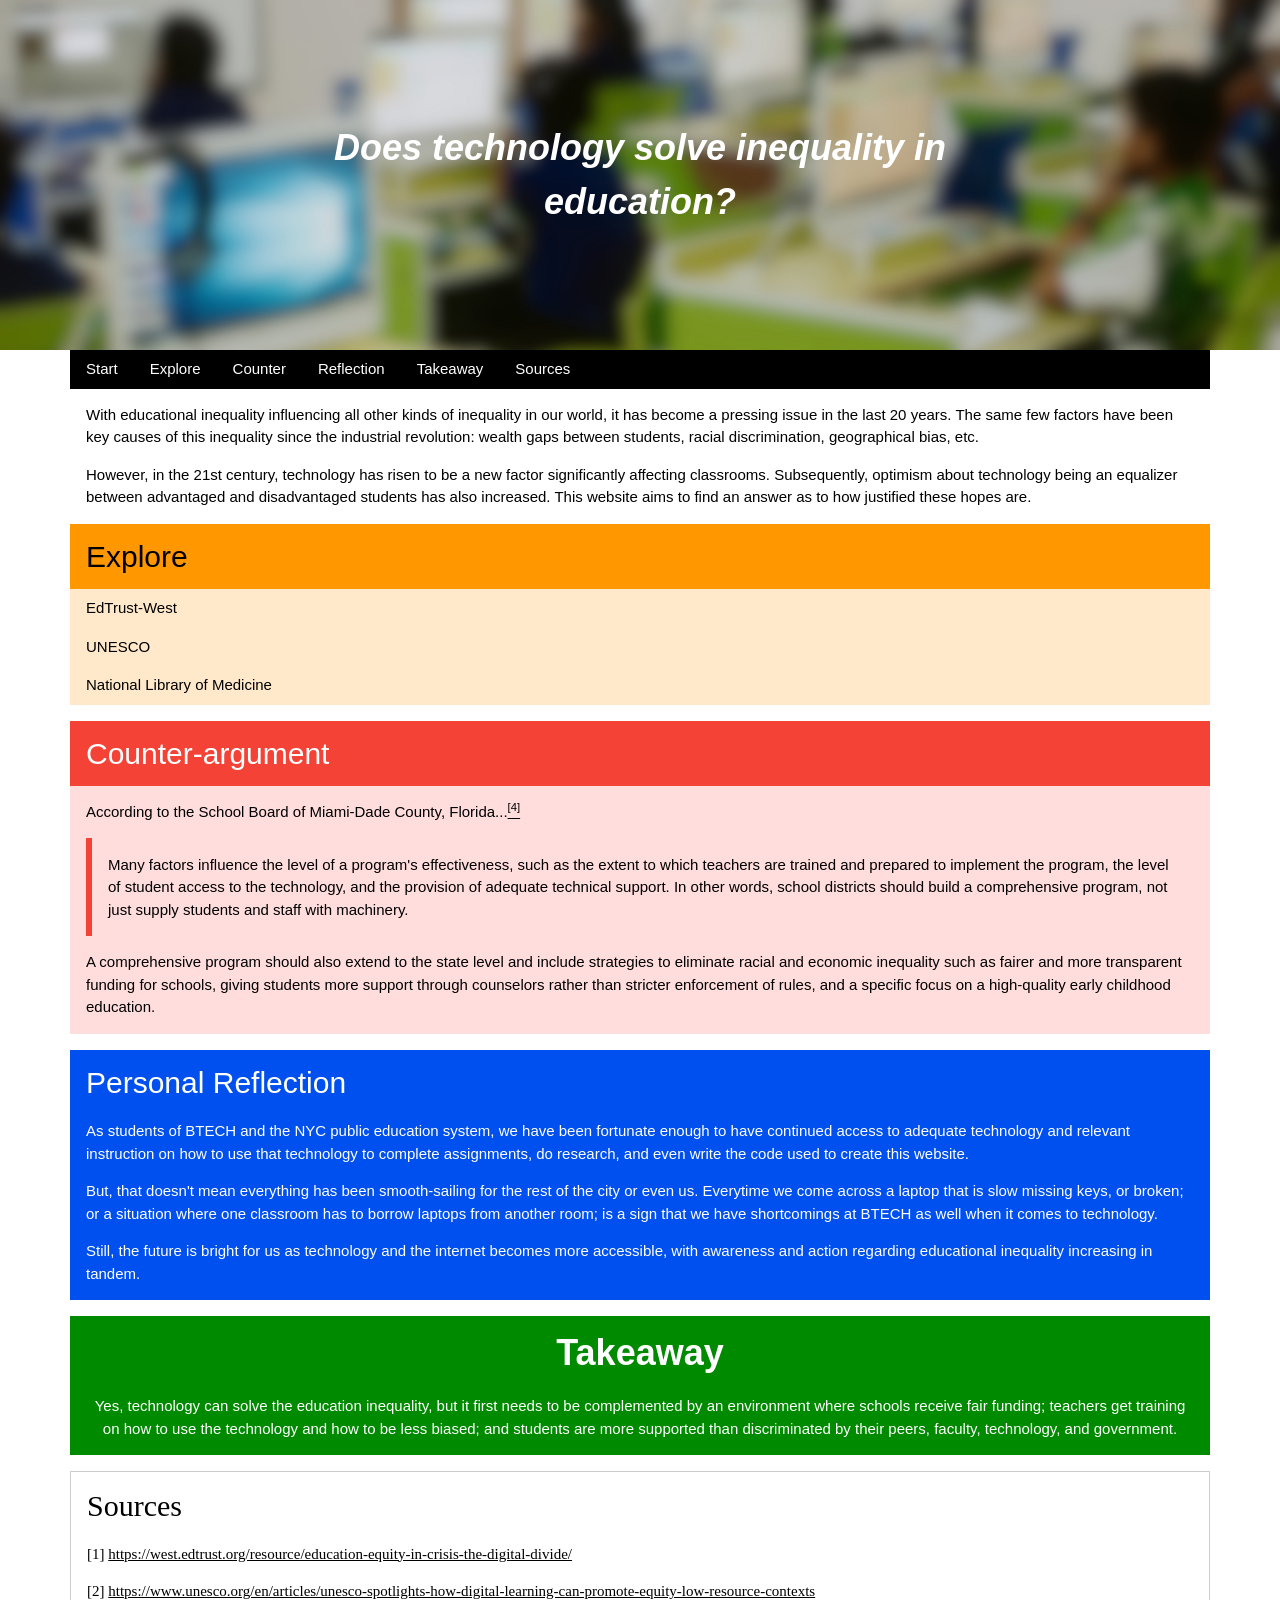
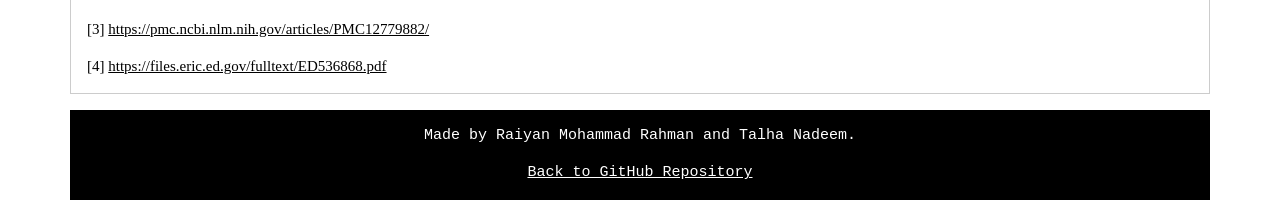
<file: index.html>
<!DOCTYPE html>
<html lang="en">
<head>
    <meta charset="UTF-8">
    <meta name="viewport" content="width=device-width, initial-scale=1.0">

    <meta name="author" content="Raiyan Mohammad Rahman & Talha Nadeem">
    <meta name="description" content="Does technology solve inequality in education?">

    <meta property="og:title" content="ELA Final Group Project">
    <meta property="og:description" content="Does technology solve inequality in education?">
    <meta property="og:image" content="assets/gauss-pexels-ron-lach-10638069.jpg">
    <meta property="og:url" content="https://raiyanmrahman.github.io/btech-engl2026-web/">
    <meta property="og:site_name" content="ELA Final Group Project">

    <link rel="stylesheet" href="assets/w3.css">
    <link rel="icon" href="assets/favicon.ico">
    <title>ELA Final Group Project</title>
</head>
<script src="assets/web-scripts.js"></script>
<body>
    <header class="w3-display-container">
        <img class="w3x-hero" src="assets/gauss-pexels-ron-lach-10638069.jpg">
        <div class="w3-display-middle w3-text-white w3-center">
            <h1><strong><i>Does technology solve inequality in education?</i></strong></h1>
        </div>
    </header>

    <nav class="w3-auto w3-black w3-bar w3x-bar">
        <a href="#start" class="w3-bar-item w3-button w3-mobile">Start</a>
        <a href="#explore" class="w3-bar-item w3-button w3-mobile">Explore</a>
        <a href="#counter" class="w3-bar-item w3-button w3-mobile">Counter</a>
        <a href="#reflect" class="w3-bar-item w3-button w3-mobile">Reflection</a>
        <a href="#takeaway" class="w3-bar-item w3-button w3-mobile">Takeaway</a>
        <a href="#sources" class="w3-bar-item w3-button w3-mobile">Sources</a>
    </nav>

    <main class="w3-auto">
        <section id="start" class="w3-container">
            <p>With educational inequality influencing all other kinds of inequality in our world, it has become a pressing issue in the last 20 years. The same few factors have been key causes of this inequality since the industrial revolution: wealth gaps between students, racial discrimination, geographical bias, etc. </p>
            <p>However, in the 21st century, technology has risen to be a new factor significantly affecting classrooms. Subsequently, optimism about technology being an equalizer between advantaged and disadvantaged students has also increased. This website aims to find an answer as to how justified these hopes are.</p>
        </section>
        
        <section id="explore">
            <div class="w3-container w3-orange">
                <h2>Explore</h2>
            </div>
            <button onclick="useAccordion('ac1')" class="w3-button w3-block w3-pale-orange w3-left-align">EdTrust-West</button>
            <div id="ac1" class="w3-container w3-hide">
                <div class="w3-row-padding">
                    <p>According to EdTrust-West...<a href="#src1"><sup>[1]</sup></a></p>
                    <div class="w3-half">
                        <div class="w3-card w3-margin-bottom w3-hover-shadow">
                            <img class="w3-panel" style="object-fit:contain;width:100%;height:200px" src="assets/edtrust-dp1.png">
                            <div class="w3-container w3-center">
                                <p>In 2018, around 17 out of 100 children in the U.S. were unable to complete their homework due to limited internet access.</p>
                            </div>
                        </div>
                    </div>
                    <div class="w3-half">
                        <div class="w3-card w3-margin-bottom w3-hover-shadow">
                            <img class="w3-panel" style="object-fit:contain;width:100%;height:200px" src="assets/edtrust-dp2.png">
                            <div class="w3-container w3-center">
                                <p>Similarly in California that year, about 1 in 6 school-aged children lacked access to the internet at home and 27% had slow internet.</p>
                            </div>
                        </div>
                    </div>
                    <p>Technology, or rather the lack thereof, has created inequality among students in a phenomenon known as the digital divide. </p>
                </div>
            </div>

            <button onclick="useAccordion('ac2')" class="w3-button w3-block w3-pale-orange w3-left-align">UNESCO</button>
            <div id="ac2" class="w3-container w3-hide">
                <!-- Image Map Generated by http://www.image-map.net/ -->
                <map name="image-map">
                    <area title="Namibia" onClick="openTab('map1')" coords="320,274,268,224" shape="rect">
                    <area title="Kenya" onClick="openTab('map2')" coords="348,172,381,134" shape="rect">
                    <area title="Malawi" onClick="openTab('map3')" coords="341,224,360,192" shape="rect">
                    <area  onClick="openTab('map0')" shape="default">
                </map>
                <p>According to UNESCO...<a href="#src2"><sup>[2]</sup></a></p>
                <div class="w3-card w3-hover-shadow w3-margin-bottom w3-margin-top">
                    <div class="w3-panel w3-center">
                        <p><strong>Click a country for examples of technology's effects in the classroom!</strong></p>
                    </div>
                    <div class="w3-flex w3x-flex" style="align-items:center">
                        <div>
                            <img src="assets/world.png" usemap="#image-map" class="w3-panel">
                        </div>
                        <div class="w3-container w3-center">
                            <p id="map0" class="maptab"> 2.6 billion people -- 32% of the global population -- still lack internet access, with 1.8 billion of them living in rural areas. In education, 60% of primary schools, half of lower secondary and a third of upper secondary schools globally are not currently connected to the internet.</p>
                            <p id="map1" class="maptab" style="display: none;">In Namibia, teachers at a newly established primary school are using a single computer and a projector to enhance lessons. "Now I can create digital content, developing PowerPoints, downloading pictures or short videos that are clearer than in the textbooks, and integrate them into my lessons", said Ms Ester Namupa, a teacher from rural Namibia.</p>
                            <p id="map2" class="maptab" style="display: none;">In Kenya, SMS-based learning programmes are helping students in areas with limited internet access.</p>
                            <p id="map3" class="maptab" style="display: none;">In Malawi, efforts are underway to consolidate teaching and learning resources developed by donor-funded programmes into a single government-hosted platform, ensuring better access for students and teachers.</p>
                        </div>
                    </div>
                </div>
                <p>Technology can significantly boost a student's capacity to excel in their instruction and boost a teacher's ability to create challenging, relevant, and high quality materials for their students. Thus, there needs to be a democratization of technology as a resource.</p>
            </div>

            <button onclick="useAccordion('ac3')" class="w3-button w3-block w3-pale-orange w3-left-align">National Library of Medicine</button>
            <div id="ac3" class="w3-container w3-hide">
                <p>According to the National Library of Medicine...<a href="#src3"><sup>[3]</sup></a></p>
                <div class="w3-panel w3-leftbar w3-light-grey">
                    <a href="https://pmc.ncbi.nlm.nih.gov/articles/PMC12779882/#Fig1"><img class="w3-panel w3-hover-shadow" style="object-fit:contain;height:400px" title="Figure 1: Percentage Correct for Aaron" src="assets/khan-acad-fig1.jpg"></a>
                    <p>Khan Academy is popular. Khan Academy is visited by 20 million individuals per month, has more than 120 million registered users, is used in more than 190 countries, and has partnered with more than 200 school districts across the United States</p>
                    <p>During baseline, Aaron scored 0% correct across three sessions. During the first session of Khan Academy, Aaron completed one problem set. On the problem set, he scored 50% correct (2 out of 4 correct), watched 0% of video hints, and accessed 0 textual hints per question. During the second session, Aaron completed two problem sets. On the problem sets, Aaron scored 81.8% correct (9 out of 11 correct)</p>
                    <p class="w3-tiny">Footnote: Other students from this study had similar results.</p>
                </div>
                <p>Khan Academy has an open structure that allows you to do its lessons in any order, allowing it to be used regardless of how the local curriculum is organized, leading to Khan Academy having far-reaching accessibility and utility.</p>
                <p>Even if using Khan Academy, a platform that can't address the students' personal needs on its own and focuses on test scores over comprehension, causes students' understanding to increase, it is likely that more personalized education that promotes comprehension and is delivered through technology could further aid students, particularly those who are disadvantaged.</p>
            </div>
        </section>

        <section id="counter" class="w3-margin-top w3-margin-bottom">
            <div class="w3-container w3-red">
                <h2>Counter-argument</h2>
            </div>
            <div class="w3-container w3-pale-red">
                <p>According to the School Board of Miami-Dade County, Florida...<a href="#src4"><sup>[4]</sup></a></p>
                <div class="w3-container w3-leftbar w3-border-red">
                    <p>Many factors influence the level of a program's effectiveness, such as the extent to which teachers are trained and prepared to implement the program, the level of student access to the technology, and the provision of adequate technical support. In other words, school districts should build a comprehensive program, not just supply students and staff with machinery.</p>
                </div>
                <p>A comprehensive program should also extend to the state level and include strategies to eliminate racial and economic inequality such as fairer and more transparent funding for schools, giving students more support through counselors rather than stricter enforcement of rules, and a specific focus on a high-quality early childhood education.</p>
            </div>
        </section>

        <section id="reflect" class="w3-panel w3-cobalt">
            <h2>Personal Reflection</h2>
            <p>As students of BTECH and the NYC public education system, we have been fortunate enough to have continued access to adequate technology and relevant instruction on how to use that technology to complete assignments, do research, and even write the code used to create this website.</p>
            <p>But, that doesn't mean everything has been smooth-sailing for the rest of the city or even us. Everytime we come across a laptop that is slow missing keys, or broken; or a situation where one classroom has to borrow laptops from another room; is a sign that we have shortcomings at BTECH as well when it comes to technology.</p>
            <p>Still, the future is bright for us as technology and the internet becomes more accessible, with awareness and action regarding educational inequality increasing in tandem.</p>
        </section>

        <section id="takeaway" class="w3-panel w3-emerald w3-center">
            <h1><strong>Takeaway</strong></h1>
            <p>Yes, technology can solve the education inequality, but it first needs to be complemented by an environment where schools receive fair funding;  teachers get training on how to use the technology and how to be less biased; and students are more supported than discriminated by their peers, faculty, technology, and government.</p>
        </section>

        <section id="sources" class="w3-panel w3-border w3-serif">
            <h2 class="w3-serif">Sources</h2>
            <p id="src1">[1] <a href="https://west.edtrust.org/resource/education-equity-in-crisis-the-digital-divide/">https://west.edtrust.org/resource/education-equity-in-crisis-the-digital-divide/</a></p>
            <p id="src2">[2] <a href="https://www.unesco.org/en/articles/unesco-spotlights-how-digital-learning-can-promote-equity-low-resource-contexts">https://www.unesco.org/en/articles/unesco-spotlights-how-digital-learning-can-promote-equity-low-resource-contexts</a></p>
            <p id="src3">[3] <a href="https://pmc.ncbi.nlm.nih.gov/articles/PMC12779882/">https://pmc.ncbi.nlm.nih.gov/articles/PMC12779882/</a></p>
            <p id="src4">[4] <a href="https://files.eric.ed.gov/fulltext/ED536868.pdf">https://files.eric.ed.gov/fulltext/ED536868.pdf</a></p>

        </section>
    </main>

    <footer class="w3-auto w3-container w3-black w3-monospace w3-center">
        <p>Made by Raiyan Mohammad Rahman and Talha Nadeem.</p>
        <p><a href="https://github.com/raiyanmrahman/btech-engl2026-web">Back to GitHub Repository</a></p>
    </footer>
</body>
</html>
</file>
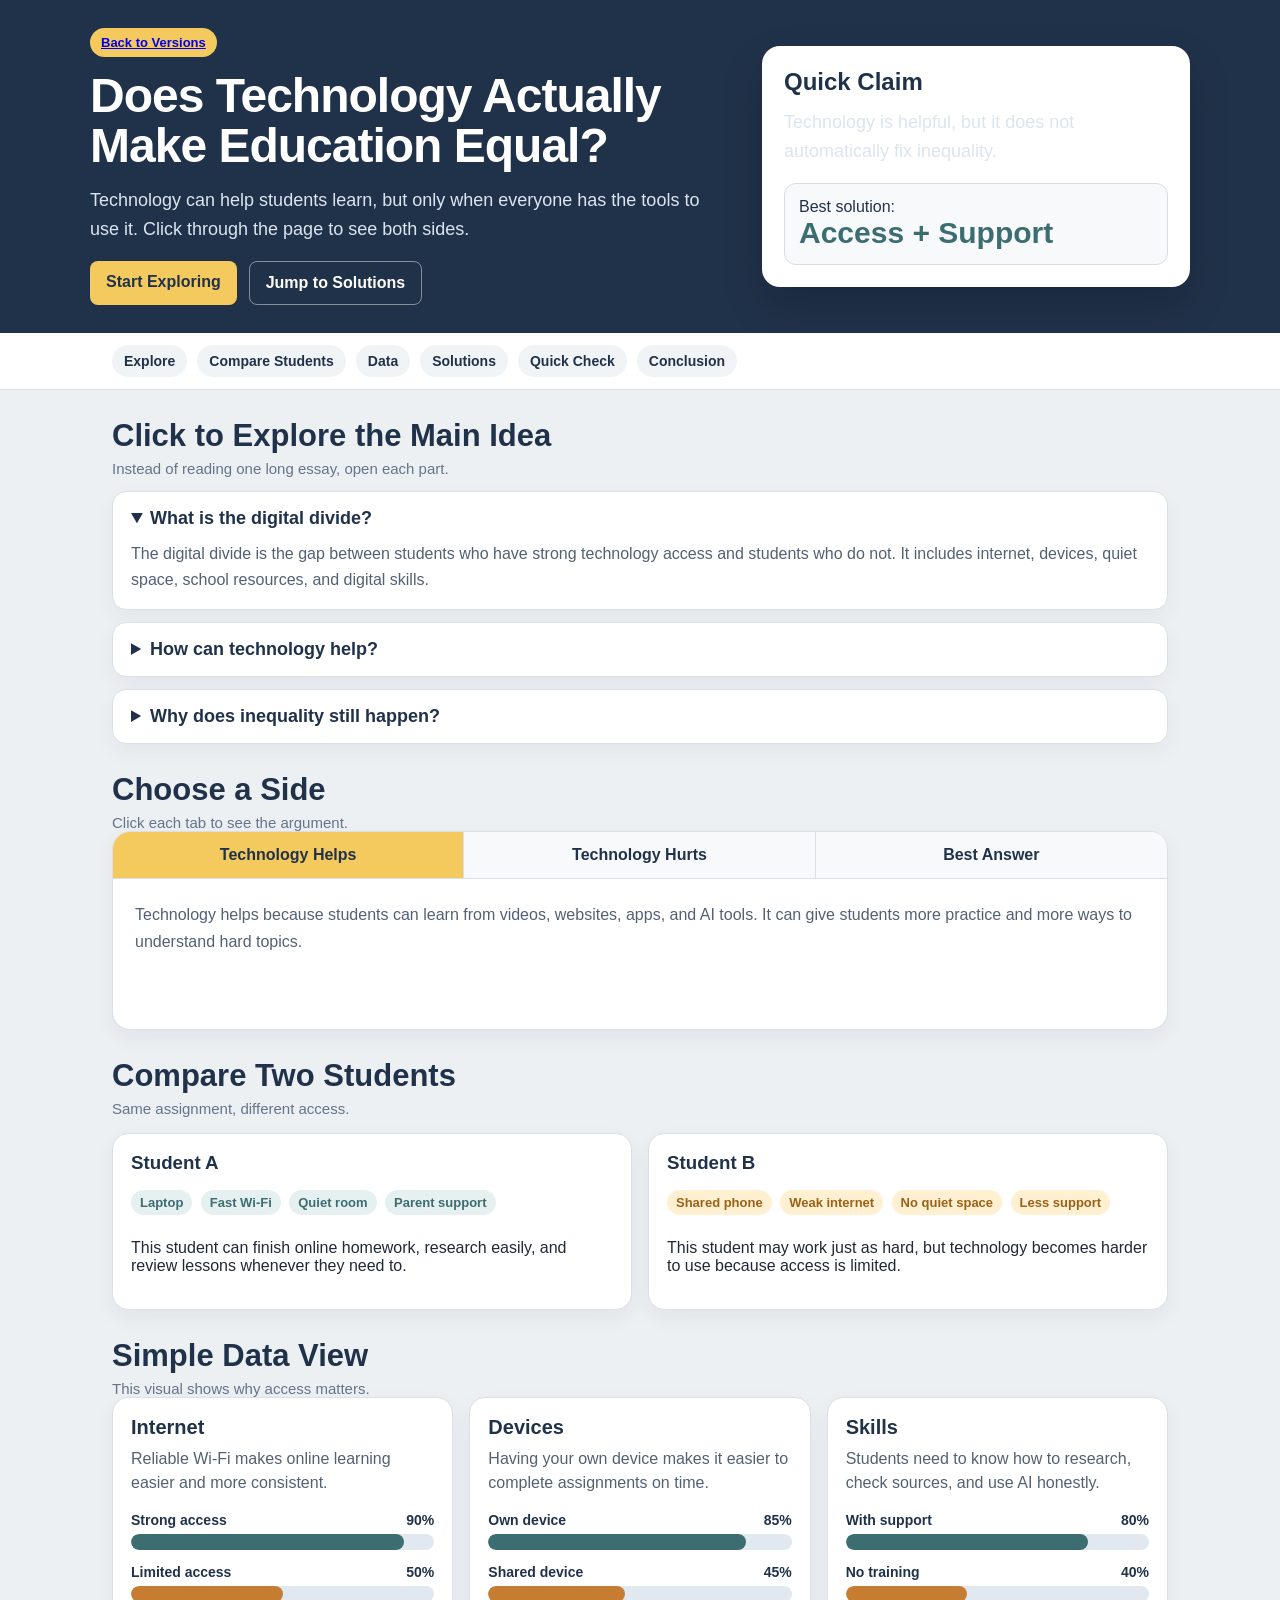
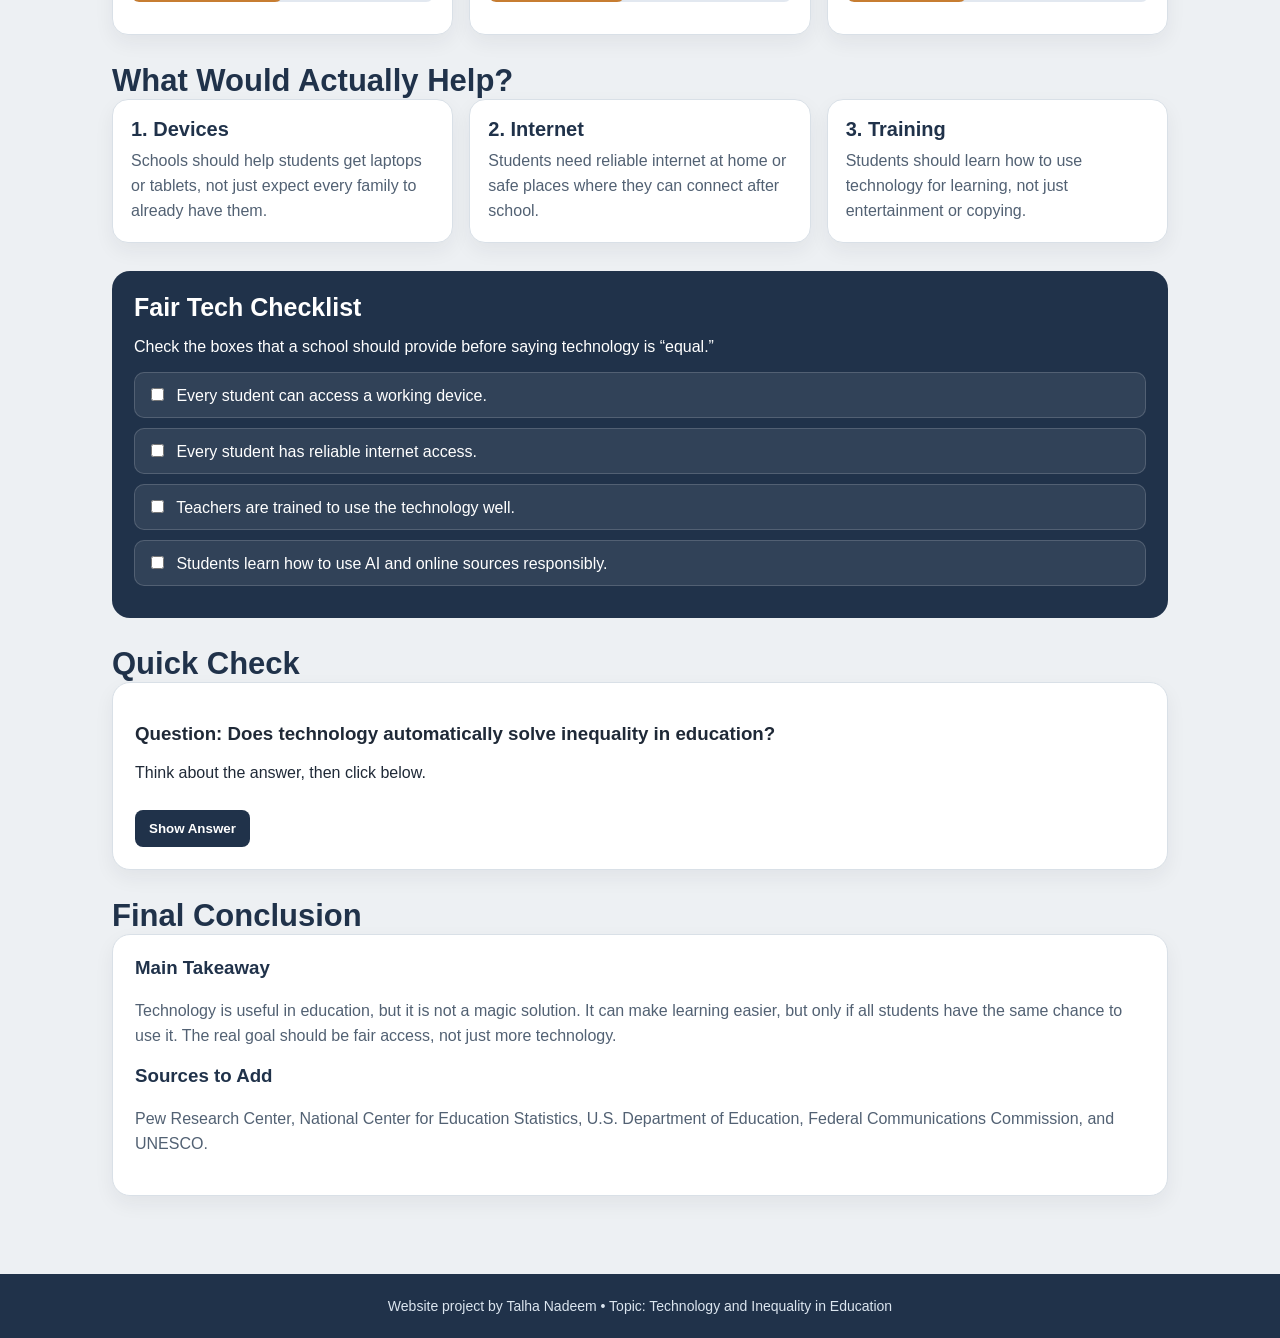
<file: 2026-5-26/index.html>
<!DOCTYPE html>
<html lang="en">
<head>
  <meta charset="UTF-8">
  <meta name="viewport" content="width=device-width, initial-scale=1.0">
  <title>Technology & Education Inequality</title>
  <style>
    * { box-sizing: border-box; }

    html { scroll-behavior: smooth; }

    body {
      margin: 0;
      font-family: Arial, Helvetica, sans-serif;
      background: #edf0f3;
      color: #1f2937;
    }

    .top {
      background: #20324a;
      color: white;
      padding: 28px 22px;
    }

    .top-inner {
      max-width: 1100px;
      margin: auto;
      display: grid;
      grid-template-columns: 1.2fr 0.8fr;
      gap: 30px;
      align-items: center;
    }

    .badge {
      display: inline-block;
      background: #f4c95d;
      color: #20324a;
      padding: 7px 11px;
      border-radius: 20px;
      font-size: 13px;
      font-weight: bold;
      margin-bottom: 14px;
    }

    h1 {
      font-size: 48px;
      line-height: 1.05;
      margin: 0 0 14px;
      letter-spacing: -1px;
    }

    .top p {
      font-size: 18px;
      color: #dbe5ef;
      margin: 0 0 18px;
      line-height: 1.6;
    }

    .button-row {
      display: flex;
      gap: 12px;
      flex-wrap: wrap;
    }

    .btn {
      display: inline-block;
      padding: 12px 16px;
      background: #f4c95d;
      color: #20324a;
      text-decoration: none;
      border-radius: 8px;
      font-weight: bold;
    }

    .btn.alt {
      background: transparent;
      color: white;
      border: 1px solid rgba(255,255,255,0.45);
    }

    .hero-box {
      background: #ffffff;
      color: #20324a;
      border-radius: 18px;
      padding: 22px;
      box-shadow: 0 18px 40px rgba(0,0,0,0.18);
    }

    .hero-box h2 {
      margin: 0 0 12px;
      font-size: 24px;
    }

    .score-card {
      border: 1px solid #d7dde5;
      border-radius: 12px;
      padding: 14px;
      margin-top: 12px;
      background: #f7f9fb;
    }

    .score-card strong {
      display: block;
      font-size: 30px;
      color: #3c6e71;
    }

    nav {
      background: white;
      border-bottom: 1px solid #d9e0e7;
      position: sticky;
      top: 0;
      z-index: 5;
    }

    nav .nav-inner {
      max-width: 1100px;
      margin: auto;
      padding: 12px 22px;
      display: flex;
      gap: 10px;
      flex-wrap: wrap;
    }

    nav a {
      color: #20324a;
      text-decoration: none;
      font-weight: bold;
      font-size: 14px;
      background: #f1f4f7;
      padding: 8px 12px;
      border-radius: 20px;
    }

    nav a:hover { background: #f4c95d; }

    main {
      max-width: 1100px;
      margin: auto;
      padding: 28px 22px 50px;
    }

    section {
      margin-bottom: 28px;
    }

    .section-head {
      display: flex;
      align-items: end;
      justify-content: space-between;
      gap: 16px;
      margin-bottom: 14px;
    }

    h2 {
      margin: 0;
      font-size: 31px;
      color: #20324a;
    }

    .small {
      color: #64748b;
      font-size: 15px;
      margin: 6px 0 0;
    }

    .grid {
      display: grid;
      grid-template-columns: repeat(3, 1fr);
      gap: 16px;
    }

    .card {
      background: white;
      border: 1px solid #d9e0e7;
      border-radius: 16px;
      padding: 18px;
      box-shadow: 0 8px 20px rgba(31,41,55,0.06);
    }

    .card h3 {
      margin: 0 0 8px;
      color: #20324a;
      font-size: 20px;
    }

    .card p {
      color: #526173;
      line-height: 1.55;
      margin: 0;
      font-size: 16px;
    }

    details {
      background: white;
      border: 1px solid #d9e0e7;
      border-radius: 14px;
      padding: 16px 18px;
      margin: 12px 0;
      box-shadow: 0 8px 20px rgba(31,41,55,0.05);
    }

    summary {
      cursor: pointer;
      font-weight: bold;
      color: #20324a;
      font-size: 18px;
    }

    details p {
      color: #526173;
      line-height: 1.6;
      margin: 12px 0 0;
    }

    .tab-box {
      background: white;
      border: 1px solid #d9e0e7;
      border-radius: 18px;
      overflow: hidden;
      box-shadow: 0 8px 20px rgba(31,41,55,0.06);
    }

    .tabs {
      display: grid;
      grid-template-columns: repeat(3, 1fr);
      border-bottom: 1px solid #d9e0e7;
    }

    .tabs label {
      text-align: center;
      padding: 14px 10px;
      font-weight: bold;
      cursor: pointer;
      background: #f7f9fb;
      color: #20324a;
      border-right: 1px solid #d9e0e7;
    }

    .tabs label:last-child { border-right: none; }

    input[type="radio"] { display: none; }

    .tab-content {
      display: none;
      padding: 22px;
      line-height: 1.7;
      color: #526173;
      min-height: 150px;
    }

    #tab1:checked ~ .tabs label[for="tab1"],
    #tab2:checked ~ .tabs label[for="tab2"],
    #tab3:checked ~ .tabs label[for="tab3"] {
      background: #f4c95d;
      color: #20324a;
    }

    #tab1:checked ~ .content1,
    #tab2:checked ~ .content2,
    #tab3:checked ~ .content3 {
      display: block;
    }

    .scenario {
      display: grid;
      grid-template-columns: 1fr 1fr;
      gap: 16px;
      margin-top: 16px;
    }

    .student {
      background: white;
      border: 1px solid #d9e0e7;
      border-radius: 16px;
      padding: 18px;
      box-shadow: 0 8px 20px rgba(31,41,55,0.06);
    }

    .student h3 {
      margin: 0 0 12px;
      color: #20324a;
    }

    .tag {
      display: inline-block;
      padding: 5px 9px;
      background: #e7f0f1;
      color: #3c6e71;
      border-radius: 999px;
      font-size: 13px;
      font-weight: bold;
      margin: 4px 4px 8px 0;
    }

    .tag.orange {
      background: #fff0d2;
      color: #9a6218;
    }

    .bar-wrap {
      margin-top: 16px;
    }

    .bar-line {
      margin: 14px 0;
    }

    .bar-label {
      display: flex;
      justify-content: space-between;
      font-size: 14px;
      font-weight: bold;
      color: #20324a;
      margin-bottom: 6px;
    }

    .bar-bg {
      height: 16px;
      background: #e2e8f0;
      border-radius: 20px;
      overflow: hidden;
    }

    .bar {
      height: 100%;
      background: #3c6e71;
      border-radius: 20px;
    }

    .bar.orange { background: #c77d31; }

    .checklist {
      background: #20324a;
      color: white;
      border-radius: 18px;
      padding: 22px;
    }

    .checklist h3 {
      margin: 0 0 10px;
      font-size: 25px;
    }

    .check-item {
      display: block;
      background: rgba(255,255,255,0.08);
      border: 1px solid rgba(255,255,255,0.16);
      padding: 12px;
      border-radius: 10px;
      margin: 10px 0;
      cursor: pointer;
    }

    .check-item input {
      margin-right: 8px;
      accent-color: #f4c95d;
    }

    .mini-quiz {
      background: white;
      border: 1px solid #d9e0e7;
      border-radius: 18px;
      padding: 22px;
      box-shadow: 0 8px 20px rgba(31,41,55,0.06);
    }

    .answer {
      margin-top: 12px;
      padding: 14px;
      background: #f7f9fb;
      border-left: 5px solid #f4c95d;
      display: none;
      color: #526173;
    }

    .mini-quiz button {
      border: 0;
      background: #20324a;
      color: white;
      font-weight: bold;
      padding: 11px 14px;
      border-radius: 8px;
      cursor: pointer;
      margin-top: 12px;
    }

    .mini-quiz button:hover { background: #3c6e71; }

    .final {
      background: #fff;
      border: 1px solid #d9e0e7;
      border-radius: 18px;
      padding: 22px;
      box-shadow: 0 8px 20px rgba(31,41,55,0.06);
    }

    .final h3 {
      color: #20324a;
      margin-top: 0;
    }

    .final p {
      color: #526173;
      line-height: 1.6;
      font-size: 16px;
    }

    footer {
      background: #20324a;
      color: #dbe5ef;
      padding: 24px 22px;
      text-align: center;
      font-size: 14px;
    }

    @media (max-width: 800px) {
      .top-inner, .grid, .scenario {
        grid-template-columns: 1fr;
      }

      h1 { font-size: 36px; }

      .tabs {
        grid-template-columns: 1fr;
      }

      .tabs label {
        border-right: 0;
        border-bottom: 1px solid #d9e0e7;
      }

      .section-head {
        display: block;
      }
    }
  </style>
</head>

<body>
  <div class="top">
    <div class="top-inner">
      <div>
        <span class="badge"><a href="../versions.html">Back to Versions</a></span>
        <h1>Does Technology Actually Make Education Equal?</h1>
        <p>
          Technology can help students learn, but only when everyone has the tools to use it.
          Click through the page to see both sides.
        </p>
        <div class="button-row">
          <a class="btn" href="#explore">Start Exploring</a>
          <a class="btn alt" href="#solution">Jump to Solutions</a>
        </div>
      </div>

      <div class="hero-box">
        <h2>Quick Claim</h2>
        <p>Technology is helpful, but it does not automatically fix inequality.</p>
        <div class="score-card">
          <span>Best solution:</span>
          <strong>Access + Support</strong>
        </div>
      </div>
    </div>
  </div>

  <nav>
    <div class="nav-inner">
      <a href="#explore">Explore</a>
      <a href="#scenarios">Compare Students</a>
      <a href="#data">Data</a>
      <a href="#solution">Solutions</a>
      <a href="#quiz">Quick Check</a>
      <a href="#conclusion">Conclusion</a>
    </div>
  </nav>

  <main>
    <section id="explore">
      <div class="section-head">
        <div>
          <h2>Click to Explore the Main Idea</h2>
          <p class="small">Instead of reading one long essay, open each part.</p>
        </div>
      </div>

      <details open>
        <summary>What is the digital divide?</summary>
        <p>
          The digital divide is the gap between students who have strong technology access and students who do not.
          It includes internet, devices, quiet space, school resources, and digital skills.
        </p>
      </details>

      <details>
        <summary>How can technology help?</summary>
        <p>
          Technology can give students videos, practice websites, online textbooks, translation tools, and AI explanations.
          It can also help students study at their own pace.
        </p>
      </details>

      <details>
        <summary>Why does inequality still happen?</summary>
        <p>
          A student cannot fully benefit from technology if they do not have reliable Wi-Fi, their own device, or support
          from teachers and family. This is why technology alone is not enough.
        </p>
      </details>
    </section>

    <section>
      <h2>Choose a Side</h2>
      <p class="small">Click each tab to see the argument.</p>

      <div class="tab-box">
        <input type="radio" name="tabs" id="tab1" checked>
        <input type="radio" name="tabs" id="tab2">
        <input type="radio" name="tabs" id="tab3">

        <div class="tabs">
          <label for="tab1">Technology Helps</label>
          <label for="tab2">Technology Hurts</label>
          <label for="tab3">Best Answer</label>
        </div>

        <div class="tab-content content1">
          Technology helps because students can learn from videos, websites, apps, and AI tools.
          It can give students more practice and more ways to understand hard topics.
        </div>

        <div class="tab-content content2">
          Technology can hurt when students do not have equal access. If one student has fast internet
          and another student shares one phone, the gap can get bigger.
        </div>

        <div class="tab-content content3">
          The best answer is balance. Technology can reduce inequality only when schools also provide
          devices, internet, digital skills, and teacher support.
        </div>
      </div>
    </section>

    <section id="scenarios">
      <h2>Compare Two Students</h2>
      <p class="small">Same assignment, different access.</p>

      <div class="scenario">
        <div class="student">
          <h3>Student A</h3>
          <span class="tag">Laptop</span>
          <span class="tag">Fast Wi-Fi</span>
          <span class="tag">Quiet room</span>
          <span class="tag">Parent support</span>
          <p>This student can finish online homework, research easily, and review lessons whenever they need to.</p>
        </div>

        <div class="student">
          <h3>Student B</h3>
          <span class="tag orange">Shared phone</span>
          <span class="tag orange">Weak internet</span>
          <span class="tag orange">No quiet space</span>
          <span class="tag orange">Less support</span>
          <p>This student may work just as hard, but technology becomes harder to use because access is limited.</p>
        </div>
      </div>
    </section>

    <section id="data">
      <h2>Simple Data View</h2>
      <p class="small">This visual shows why access matters.</p>

      <div class="grid">
        <div class="card">
          <h3>Internet</h3>
          <p>Reliable Wi-Fi makes online learning easier and more consistent.</p>
          <div class="bar-wrap">
            <div class="bar-line">
              <div class="bar-label"><span>Strong access</span><span>90%</span></div>
              <div class="bar-bg"><div class="bar" style="width:90%;"></div></div>
            </div>
            <div class="bar-line">
              <div class="bar-label"><span>Limited access</span><span>50%</span></div>
              <div class="bar-bg"><div class="bar orange" style="width:50%;"></div></div>
            </div>
          </div>
        </div>

        <div class="card">
          <h3>Devices</h3>
          <p>Having your own device makes it easier to complete assignments on time.</p>
          <div class="bar-wrap">
            <div class="bar-line">
              <div class="bar-label"><span>Own device</span><span>85%</span></div>
              <div class="bar-bg"><div class="bar" style="width:85%;"></div></div>
            </div>
            <div class="bar-line">
              <div class="bar-label"><span>Shared device</span><span>45%</span></div>
              <div class="bar-bg"><div class="bar orange" style="width:45%;"></div></div>
            </div>
          </div>
        </div>

        <div class="card">
          <h3>Skills</h3>
          <p>Students need to know how to research, check sources, and use AI honestly.</p>
          <div class="bar-wrap">
            <div class="bar-line">
              <div class="bar-label"><span>With support</span><span>80%</span></div>
              <div class="bar-bg"><div class="bar" style="width:80%;"></div></div>
            </div>
            <div class="bar-line">
              <div class="bar-label"><span>No training</span><span>40%</span></div>
              <div class="bar-bg"><div class="bar orange" style="width:40%;"></div></div>
            </div>
          </div>
        </div>
      </div>
    </section>

    <section id="solution">
      <h2>What Would Actually Help?</h2>
      <div class="grid">
        <div class="card">
          <h3>1. Devices</h3>
          <p>Schools should help students get laptops or tablets, not just expect every family to already have them.</p>
        </div>
        <div class="card">
          <h3>2. Internet</h3>
          <p>Students need reliable internet at home or safe places where they can connect after school.</p>
        </div>
        <div class="card">
          <h3>3. Training</h3>
          <p>Students should learn how to use technology for learning, not just entertainment or copying.</p>
        </div>
      </div>
    </section>

    <section>
      <div class="checklist">
        <h3>Fair Tech Checklist</h3>
        <p>Check the boxes that a school should provide before saying technology is “equal.”</p>
        <label class="check-item"><input type="checkbox"> Every student can access a working device.</label>
        <label class="check-item"><input type="checkbox"> Every student has reliable internet access.</label>
        <label class="check-item"><input type="checkbox"> Teachers are trained to use the technology well.</label>
        <label class="check-item"><input type="checkbox"> Students learn how to use AI and online sources responsibly.</label>
      </div>
    </section>

    <section id="quiz">
      <h2>Quick Check</h2>
      <div class="mini-quiz">
        <h3>Question: Does technology automatically solve inequality in education?</h3>
        <p>Think about the answer, then click below.</p>
        <button onclick="document.getElementById('answer').style.display='block'">Show Answer</button>
        <div class="answer" id="answer">
          No. Technology can help, but it only reduces inequality when students have fair access to devices,
          internet, digital skills, and support.
        </div>
      </div>
    </section>

    <section id="conclusion">
      <h2>Final Conclusion</h2>
      <div class="final">
        <h3>Main Takeaway</h3>
        <p>
          Technology is useful in education, but it is not a magic solution. It can make learning easier,
          but only if all students have the same chance to use it. The real goal should be fair access,
          not just more technology.
        </p>

        <h3>Sources to Add</h3>
        <p>
          Pew Research Center, National Center for Education Statistics, U.S. Department of Education,
          Federal Communications Commission, and UNESCO.
        </p>
      </div>
    </section>
  </main>

  <footer>
    Website project by Talha Nadeem • Topic: Technology and Inequality in Education
  </footer>
</body>
</html>
</file>
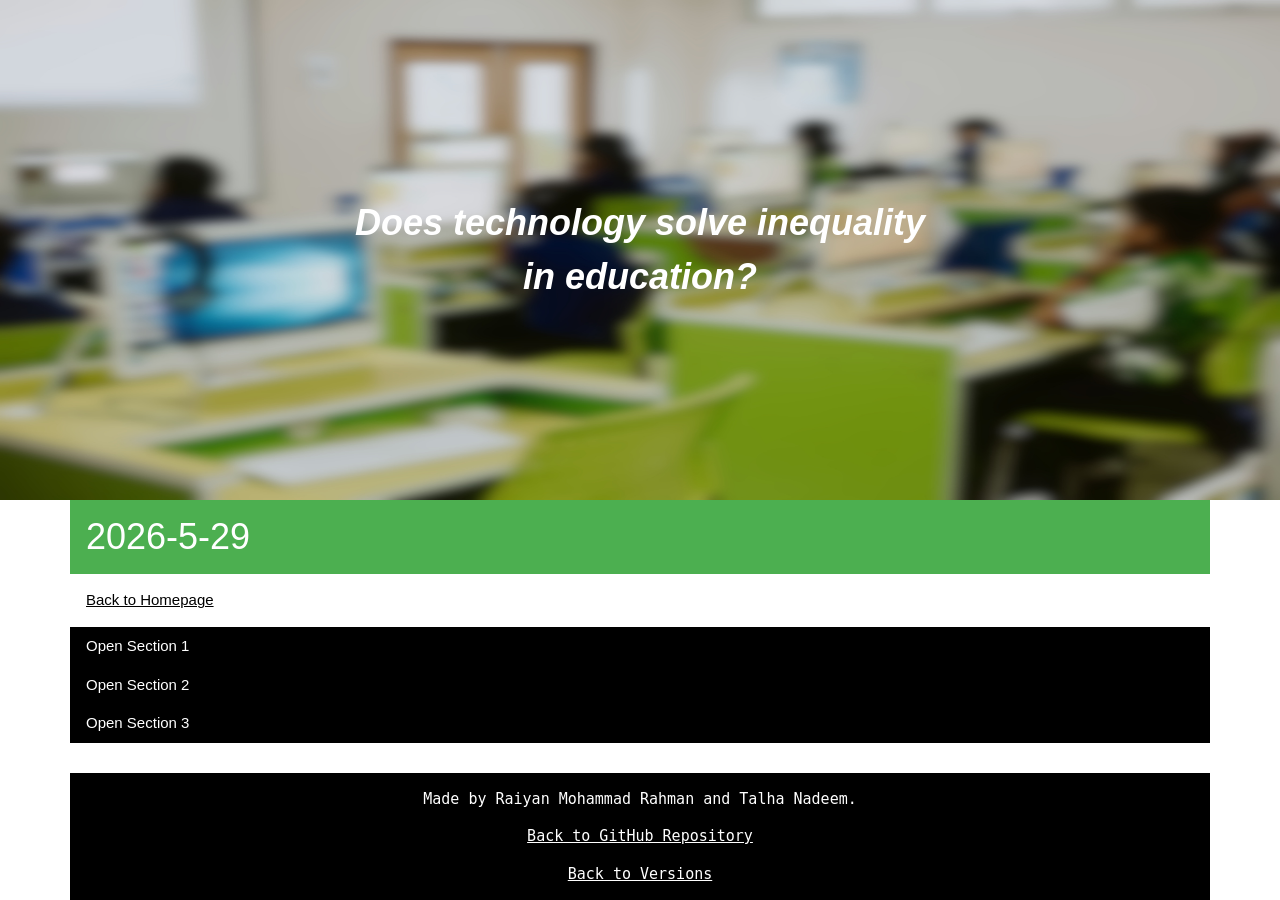
<file: 2026-5-29/index.html>
<!DOCTYPE html>
<html lang="en">
<head>
    <meta charset="UTF-8">
    <meta name="viewport" content="width=device-width, initial-scale=1.0">
    <link rel="stylesheet" href="../assets/w3.css">
    <link rel="icon" href="../assets/favicon.ico">
    <title>Final Group Project</title>
</head>
<script src="../assets/web-scripts.js"></script>
<body>
    <header class="w3-display-container">
        <img src="../assets/gauss-pexels-ron-lach-10638069.jpg" style="width:100%;max-height:500px">
        <div class="w3-display-middle w3-padding-large w3-text-white w3-center">
            <h1><strong><i>Does technology solve inequality in education?</i></strong></h1>
        </div>
    </header>

    <main class="w3-auto">
        <div class="w3-container w3-green">
            <h1>2026-5-29</h1>
        </div>
        
        <div class="w3-container">
            <p><a href="../versions.html">Back to Homepage</a></p>
        </div>
        
        <button onclick="useAccordion('sect1')" class="w3-button w3-block w3-black w3-left-align">Open Section 1</button>
        <div id="sect1" class="w3-container w3-hide">
            <p>Some text..</p>
        </div>

        <button onclick="useAccordion('sect2')" class="w3-button w3-block w3-black w3-left-align">Open Section 2</button>
        <div id="sect2" class="w3-container w3-hide">
            <p>Some text..</p>
        </div>

        <button onclick="useAccordion('sect3')" class="w3-button w3-block w3-black w3-left-align">Open Section 3</button>
        <div id="sect3" class="w3-container w3-hide">
            <p>Some text..</p>
        </div>
    </main>

    <div class="w3-auto">
        <footer class="w3-auto w3-bottom w3-black w3-monospace w3-center">
            <p>Made by Raiyan Mohammad Rahman and Talha Nadeem.</p>
            <p><a href="https://github.com/raiyanmrahman/btech-engl2026-web">Back to GitHub Repository</p>
            <p><a href="../versions.html">Back to Versions</a></p>
        </footer>
    </div>
</body>
</html>
</file>
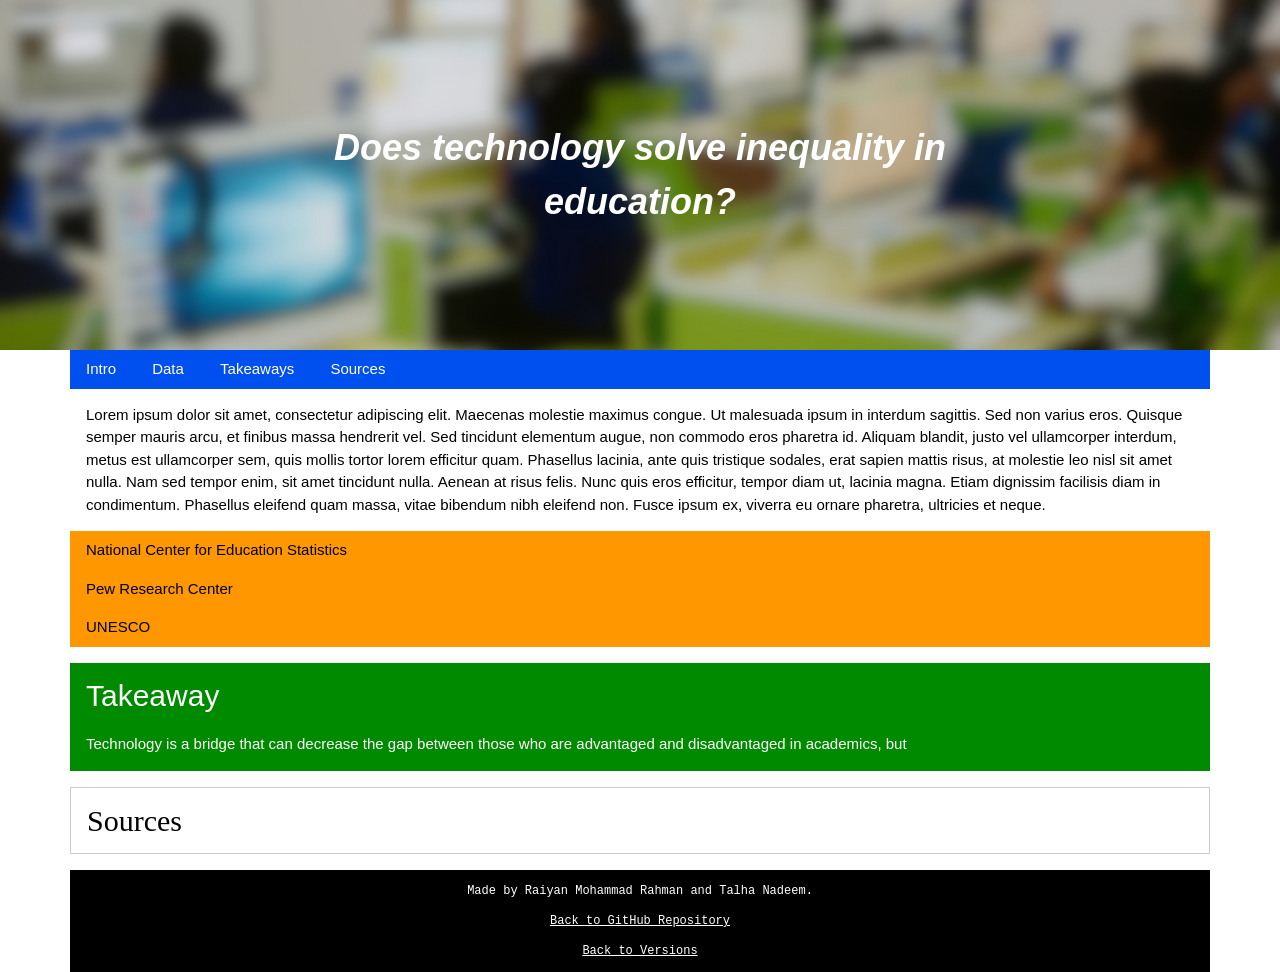
<file: 2026-5-30/index.html>
<!DOCTYPE html>
<html lang="en">
<head>
    <meta charset="UTF-8">
    <meta name="viewport" content="width=device-width, initial-scale=1.0">
    <link rel="stylesheet" href="../assets/w3.css">
    <link rel="icon" href="../assets/favicon.ico">
    <title>Final Group Project</title>
</head>
<script src="../assets/web-scripts.js"></script>
<body>
    <header class="w3-display-container">
        <img src="../assets/gauss-pexels-ron-lach-10638069.jpg" style="object-fit:cover;width:100%;height:350px">
        <div class="w3-display-middle w3-text-white w3-center">
            <h1><strong><i>Does technology solve inequality in education?</i></strong></h1>
        </div>
    </header>

    <nav class="w3-auto w3-cobalt" style="position:sticky;top: 0;">
        <a href="#intro" class="w3-bar-item w3-button w3-mobile">Intro</a>
        <a href="#data" class="w3-bar-item w3-button w3-mobile">Data</a>
        <a href="#takeaways" class="w3-bar-item w3-button w3-mobile">Takeaways</a>
        <a href="#sources" class="w3-bar-item w3-button w3-mobile">Sources</a>
    </nav>

    <main class="w3-auto">
        <section id="intro" class="w3-container">
            <p>Lorem ipsum dolor sit amet, consectetur adipiscing elit. Maecenas molestie maximus congue. Ut malesuada ipsum in interdum sagittis. Sed non varius eros. Quisque semper mauris arcu, et finibus massa hendrerit vel. Sed tincidunt elementum augue, non commodo eros pharetra id. Aliquam blandit, justo vel ullamcorper interdum, metus est ullamcorper sem, quis mollis tortor lorem efficitur quam. Phasellus lacinia, ante quis tristique sodales, erat sapien mattis risus, at molestie leo nisl sit amet nulla. Nam sed tempor enim, sit amet tincidunt nulla. Aenean at risus felis. Nunc quis eros efficitur, tempor diam ut, lacinia magna. Etiam dignissim facilisis diam in condimentum. Phasellus eleifend quam massa, vitae bibendum nibh eleifend non. Fusce ipsum ex, viverra eu ornare pharetra, ultricies et neque.</p>
        </section>
        
        <section id="data">
            <button onclick="useAccordion('ac1')" class="w3-button w3-block w3-orange w3-left-align">National Center for Education Statistics</button>
            <div id="ac1" class="w3-container w3-hide w3-pale-orange">
                <p>Lorem ipsum dolor sit amet, consectetur adipiscing elit. Maecenas molestie maximus congue. Ut malesuada ipsum in interdum sagittis. Sed non varius eros. Quisque semper mauris arcu, et finibus massa hendrerit vel. Sed tincidunt elementum augue, non commodo eros pharetra id. Aliquam blandit, justo vel ullamcorper interdum, metus est ullamcorper sem, quis mollis tortor lorem efficitur quam. Phasellus lacinia, ante quis tristique sodales, erat sapien mattis risus, at molestie leo nisl sit amet nulla. Nam sed tempor enim, sit amet tincidunt nulla. Aenean at risus felis. Nunc quis eros efficitur, tempor diam ut, lacinia magna. Etiam dignissim facilisis diam in condimentum. Phasellus eleifend quam massa, vitae bibendum nibh eleifend non. Fusce ipsum ex, viverra eu ornare pharetra, ultricies et neque.</p>
            </div>

            <button onclick="useAccordion('ac2')" class="w3-button w3-block w3-orange w3-left-align">Pew Research Center</button>
            <div id="ac2" class="w3-container w3-hide w3-pale-orange">
                <p>Lorem ipsum dolor sit amet, consectetur adipiscing elit. Maecenas molestie maximus congue. Ut malesuada ipsum in interdum sagittis. Sed non varius eros. Quisque semper mauris arcu, et finibus massa hendrerit vel. Sed tincidunt elementum augue, non commodo eros pharetra id. Aliquam blandit, justo vel ullamcorper interdum, metus est ullamcorper sem, quis mollis tortor lorem efficitur quam. Phasellus lacinia, ante quis tristique sodales, erat sapien mattis risus, at molestie leo nisl sit amet nulla. Nam sed tempor enim, sit amet tincidunt nulla. Aenean at risus felis. Nunc quis eros efficitur, tempor diam ut, lacinia magna. Etiam dignissim facilisis diam in condimentum. Phasellus eleifend quam massa, vitae bibendum nibh eleifend non. Fusce ipsum ex, viverra eu ornare pharetra, ultricies et neque.</p>
            </div>

            <button onclick="useAccordion('ac3')" class="w3-button w3-block w3-orange w3-left-align">UNESCO</button>
            <div id="ac3" class="w3-container w3-hide w3-pale-orange">
                <p>Lorem ipsum dolor sit amet, consectetur adipiscing elit. Maecenas molestie maximus congue. Ut malesuada ipsum in interdum sagittis. Sed non varius eros. Quisque semper mauris arcu, et finibus massa hendrerit vel. Sed tincidunt elementum augue, non commodo eros pharetra id. Aliquam blandit, justo vel ullamcorper interdum, metus est ullamcorper sem, quis mollis tortor lorem efficitur quam. Phasellus lacinia, ante quis tristique sodales, erat sapien mattis risus, at molestie leo nisl sit amet nulla. Nam sed tempor enim, sit amet tincidunt nulla. Aenean at risus felis. Nunc quis eros efficitur, tempor diam ut, lacinia magna. Etiam dignissim facilisis diam in condimentum. Phasellus eleifend quam massa, vitae bibendum nibh eleifend non. Fusce ipsum ex, viverra eu ornare pharetra, ultricies et neque.</p>
            </div>
        </section>

        <section id="takeaways" class="w3-panel w3-emerald">
            <h2>Takeaway</h2>
            <p>Technology is a bridge that can decrease the gap between those who are advantaged and disadvantaged in academics, but</p>
        </section>

        <section id="sources" class="w3-panel w3-border">
            <h2 class="w3-serif">Sources</h2>
        </section>
    </main>

    <footer class="w3-auto w3-container w3-black w3-small w3-monospace w3-center">
        <p>Made by Raiyan Mohammad Rahman and Talha Nadeem.</p>
        <p><a href="https://github.com/raiyanmrahman/btech-engl2026-web">Back to GitHub Repository</a></p>
        <p><a href="../versions.html">Back to Versions</a></p>
    </footer>
</body>
</html>
</file>
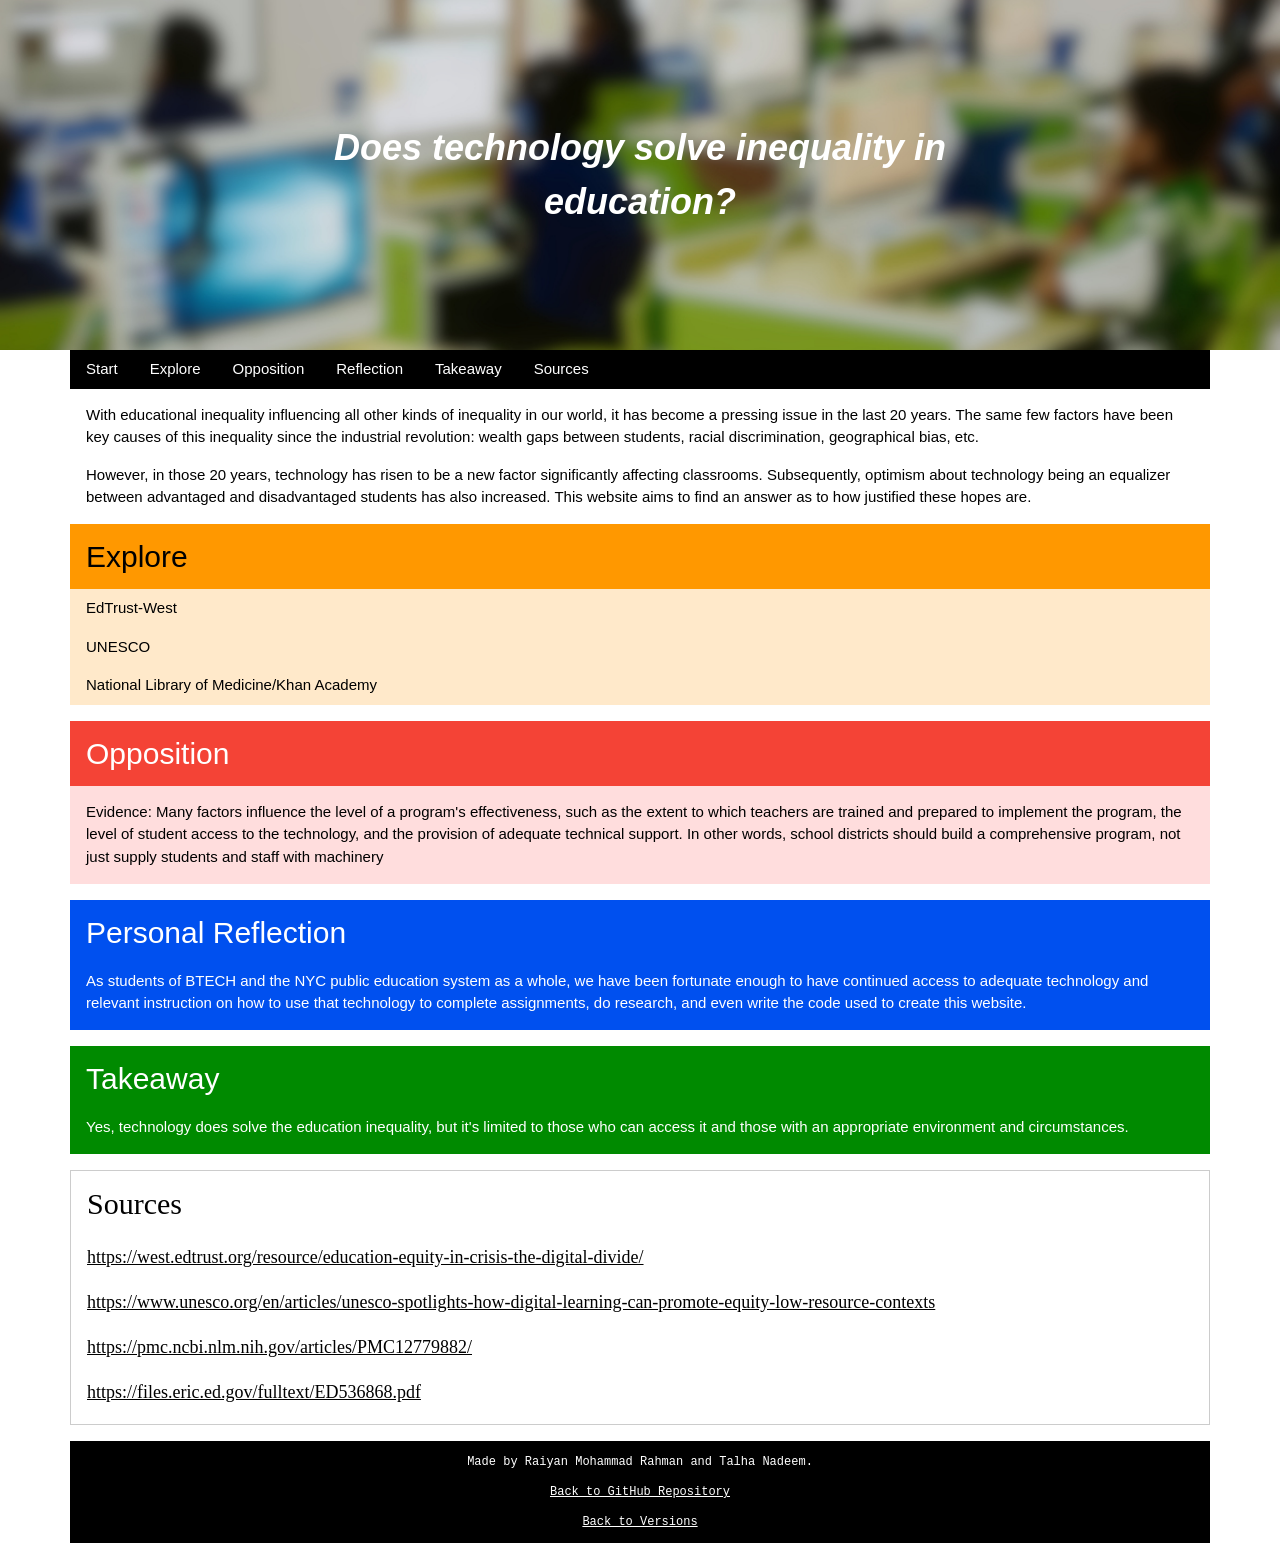
<file: 2026-6-2/index.html>
<!DOCTYPE html>
<html lang="en">
<head>
    <meta charset="UTF-8">
    <meta name="viewport" content="width=device-width, initial-scale=1.0">
    <link rel="stylesheet" href="../assets/w3.css">
    <link rel="icon" href="../assets/favicon.ico">
    <title>Final Group Project</title>
    <style>
        .w3x-img {
            object-fit: cover;
            width: 100%;
            height: 350px;
        }
        .w3x-bar {
            position: sticky;
            top: 0;
        }
        @media (max-width: 50rem) {
            .w3x-bar {
                position: static;
            }
        }
    </style>
</head>
<script src="../assets/web-scripts.js"></script>
<body>
    <header class="w3-display-container">
        <img class="w3x-img" src="../assets/gauss-pexels-ron-lach-10638069.jpg">
        <div class="w3-display-middle w3-text-white w3-center">
            <h1><strong><i>Does technology solve inequality in education?</i></strong></h1>
        </div>
    </header>

    <nav class="w3-auto w3-black w3-bar w3x-bar">
        <a href="#start" class="w3-bar-item w3-button w3-mobile">Start</a>
        <a href="#explore" class="w3-bar-item w3-button w3-mobile">Explore</a>
        <a href="#counter" class="w3-bar-item w3-button w3-mobile">Opposition</a>
        <a href="#reflect" class="w3-bar-item w3-button w3-mobile">Reflection</a>
        <a href="#takeaway" class="w3-bar-item w3-button w3-mobile">Takeaway</a>
        <a href="#sources" class="w3-bar-item w3-button w3-mobile">Sources</a>
    </nav>

    <main class="w3-auto">
        <section id="start" class="w3-container">
            <p>With educational inequality influencing all other kinds of inequality in our world, it has become a pressing issue in the last 20 years. The same few factors have been key causes of this inequality since the industrial revolution: wealth gaps between students, racial discrimination, geographical bias, etc. </p>
            <p>However, in those 20 years, technology has risen to be a new factor significantly affecting classrooms. Subsequently, optimism about technology being an equalizer between advantaged and disadvantaged students has also increased. This website aims to find an answer as to how justified these hopes are.</p>
        </section>
        
        <section id="explore">
            <div class="w3-container w3-orange">
                <h2>Explore</h2>
            </div>
            <button onclick="useAccordion('ac1')" class="w3-button w3-block w3-pale-orange w3-left-align">EdTrust-West</button>
            <div id="ac1" class="w3-container w3-hide">
                <p>Evidence: A recent study found that, nationally, around 17% of children are unable to complete their homework due to limited internet access. This "digital divide" and often resulting "homework gap" mirrors trends in California, where about 1 in 6 school-aged children lack access to the internet at home.</p>
            </div>

            <button onclick="useAccordion('ac2')" class="w3-button w3-block w3-pale-orange w3-left-align">UNESCO</button>
            <div id="ac2" class="w3-container w3-hide">
                <p>Evidence: Today, 2.6 billion people - 32% of the global population - still lack internet access, with 1.8 billion of them living in rural areas. In education, 60% of primary schools, half of lower secondary and a third of upper secondary schools globally are not currently connected to the internet.</p>
                <p>In Namibia, teachers at a newly established primary school are using a single computer and a projector to enhance lessons. “Now I can create digital content, developing PowerPoints, downloading pictures or short videos that are clearer than in the textbooks, and integrate them into my lessons”, said Ms Ester Namupa, a teacher from rural Namibia.</p>
                <p>In Kenya, SMS-based learning programmes are helping students in areas with limited internet access. And in Malawi, efforts are underway to consolidate teaching and learning resources developed by donor-funded programmes into a single government-hosted platform, ensuring better access for students and teachers.</p>
            </div>

            <button onclick="useAccordion('ac3')" class="w3-button w3-block w3-pale-orange w3-left-align">National Library of Medicine/Khan Academy</button>
            <div id="ac3" class="w3-container w3-hide">
                <p>Evidence: Khan Academy is popular. Khan Academy is visited by 20 million individuals per month, has more than 120 million registered users, is used in more than 190 countries, and has partnered with more than 200 school districts across the United States</p>
                <p>During baseline, Aaron scored 0% correct across three sessions. During the first session of Khan Academy, Aaron completed one problem set. On the problem set, he scored 50% correct (2 out of 4 correct), watched 0% of video hints, and accessed 0 textual hints per question. During the second session, Aaron completed two problem sets. On the problem sets, Aaron scored 81.8% correct (9 out of 11 correct)</p>
            </div>
        </section>

        <section id="counter" class="w3-margin-top w3-margin-bottom">
            <div class="w3-container w3-red">
                <h2>Opposition</h2>
            </div>
            <div class="w3-container w3-pale-red">
                <p>Evidence: Many factors influence the level of a program's effectiveness, such as the extent to which teachers are trained and prepared to implement the program, the level of student access to the technology, and the provision of adequate technical support. In other words, school districts should build a comprehensive program, not just supply students and staff with machinery </p>
            </div>
        </section>

        <section id="takeaway" class="w3-panel w3-cobalt">
            <h2>Personal Reflection</h2>
            <p>As students of BTECH and the NYC public education system as a whole, we have been fortunate enough to have continued access to adequate technology and relevant instruction on how to use that technology to complete assignments, do research, and even write the code used to create this website.</p>
        </section>

        <section id="takeaway" class="w3-panel w3-emerald">
            <h2>Takeaway</h2>
            <p>Yes, technology does solve the education inequality, but it's limited to those who can access it and those with an appropriate environment and circumstances.</p>
        </section>

        <section id="sources" class="w3-panel w3-border w3-serif w3-large">
            <h2 class="w3-serif">Sources</h2>
            <p><a href="https://west.edtrust.org/resource/education-equity-in-crisis-the-digital-divide/">https://west.edtrust.org/resource/education-equity-in-crisis-the-digital-divide/</a></p>
            <p><a href="https://www.unesco.org/en/articles/unesco-spotlights-how-digital-learning-can-promote-equity-low-resource-contexts">https://www.unesco.org/en/articles/unesco-spotlights-how-digital-learning-can-promote-equity-low-resource-contexts</a></p>
            <p><a href="https://pmc.ncbi.nlm.nih.gov/articles/PMC12779882/">https://pmc.ncbi.nlm.nih.gov/articles/PMC12779882/</a></p>
            <p><a href="https://files.eric.ed.gov/fulltext/ED536868.pdf">https://files.eric.ed.gov/fulltext/ED536868.pdf</a></p>

        </section>
    </main>

    <footer class="w3-auto w3-container w3-black w3-small w3-monospace w3-center">
        <p>Made by Raiyan Mohammad Rahman and Talha Nadeem.</p>
        <p><a href="https://github.com/raiyanmrahman/btech-engl2026-web">Back to GitHub Repository</a></p>
        <p><a href="../versions.html">Back to Versions</a></p>
    </footer>
</body>
</html>
</file>
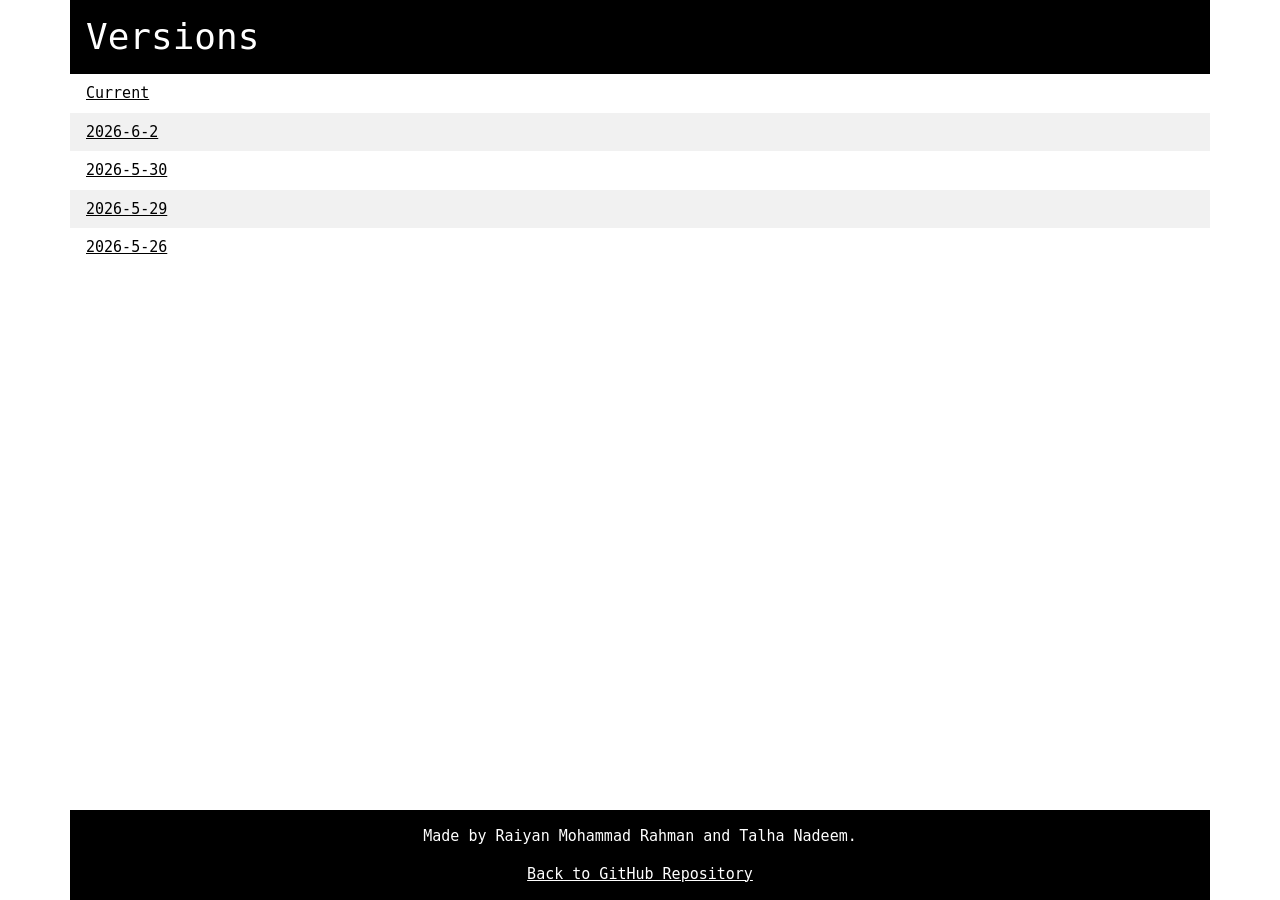
<file: versions.html>
<!DOCTYPE html>
<html lang="en">
<head>
    <meta charset="UTF-8">
    <meta name="viewport" content="width=device-width, initial-scale=1.0">
    <link rel="stylesheet" href="../assets/w3.css">
    <link rel="icon" href="../assets/favicon.ico">
    <title>Versions</title>
</head>
<body class="w3-auto">
    <div class="w3-container w3-black">
        <h1 class="w3-monospace">Versions</h1>
    </div>

    <div class="w3-responsive">
        <table class="w3-table w3-striped w3-monospace">
            <tr>
                <td><a href="../">Current</a></td>
            </tr>
            <tr>
                <td><a href="2026-6-2/">2026-6-2</a></td>
            </tr>
            <tr>
                <td><a href="2026-5-30/">2026-5-30</a></td>
            </tr>
            <tr>
                <td><a href="2026-5-29/">2026-5-29</a></td>
            </tr>
            <tr>
                <td><a href="2026-5-26/">2026-5-26</a></td>
            </tr>
        </table>
    </div>

    <footer class="w3-auto w3-bottom w3-black w3-monospace w3-center">
        <p>Made by Raiyan Mohammad Rahman and Talha Nadeem.</p>
        <p><a href="https://github.com/raiyanmrahman/btech-engl2026-web">Back to GitHub Repository</p>
    </footer>
</body>
</html>
</file>
